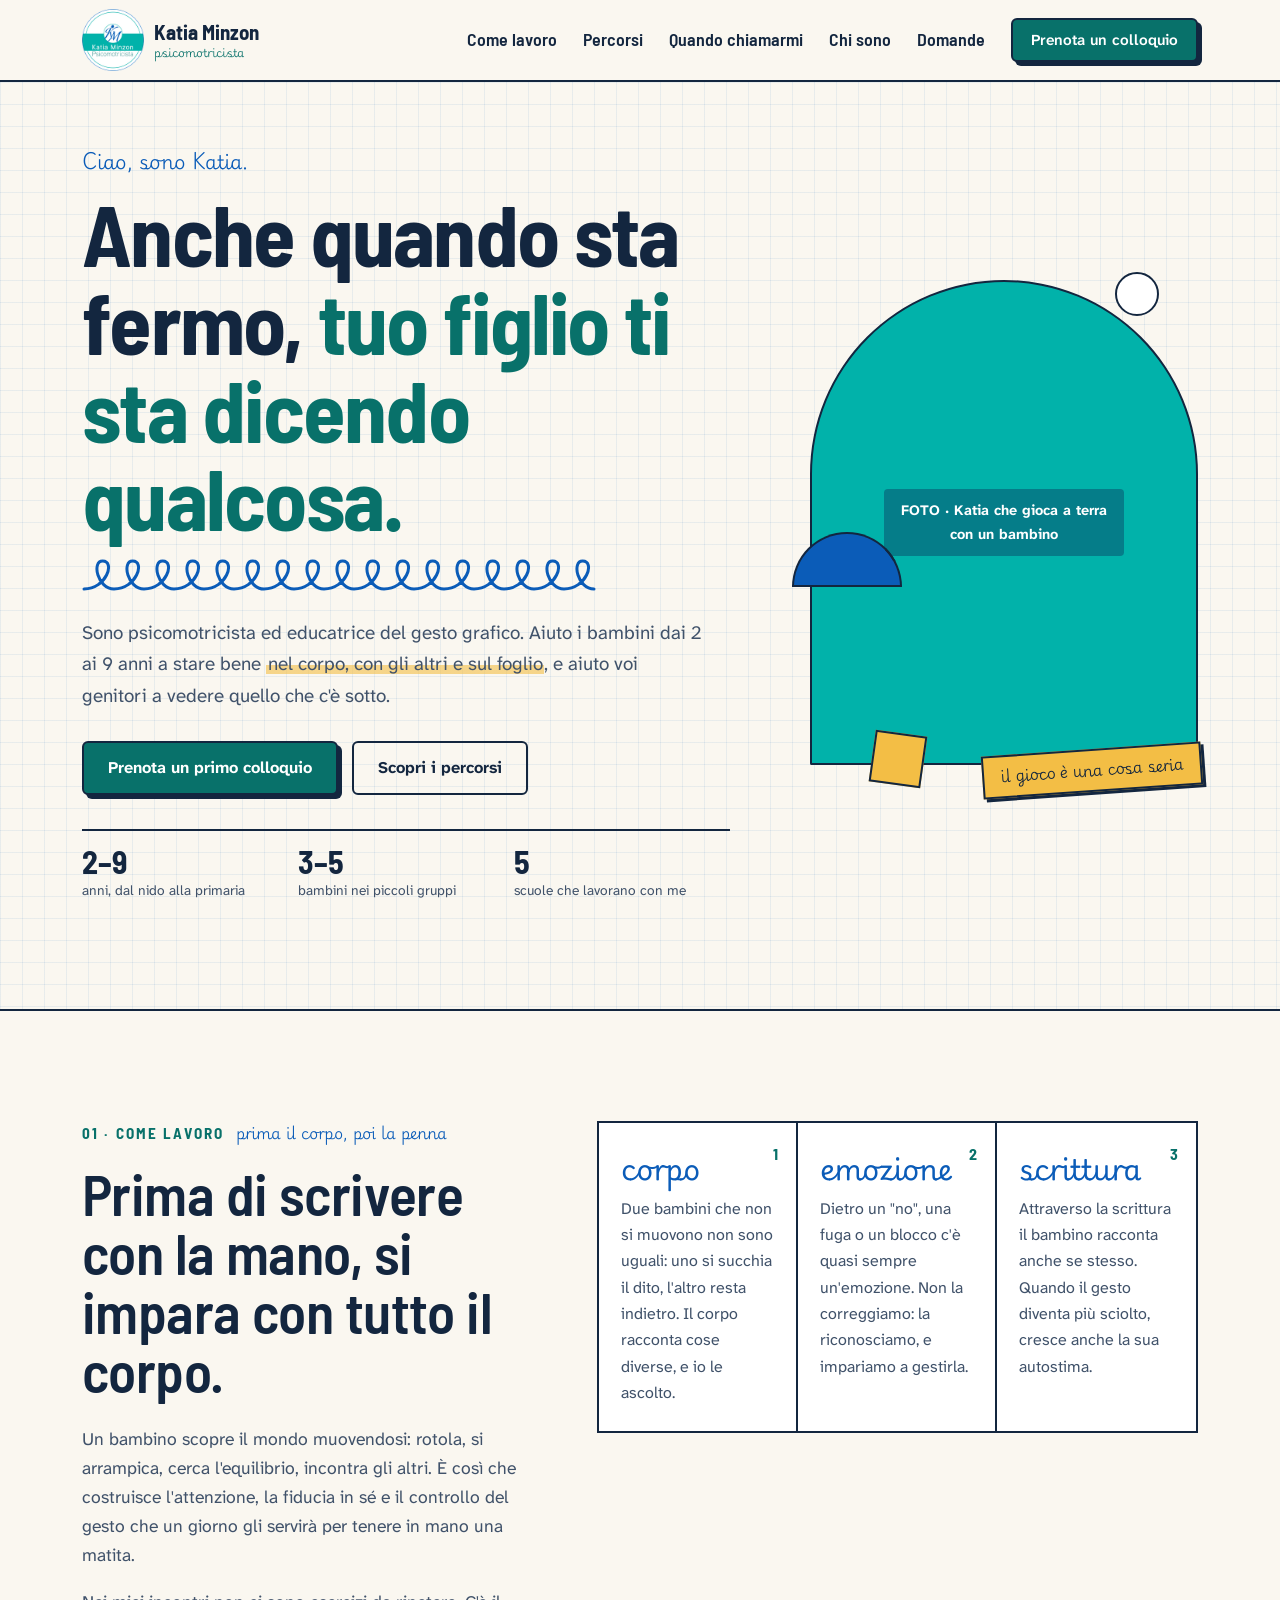
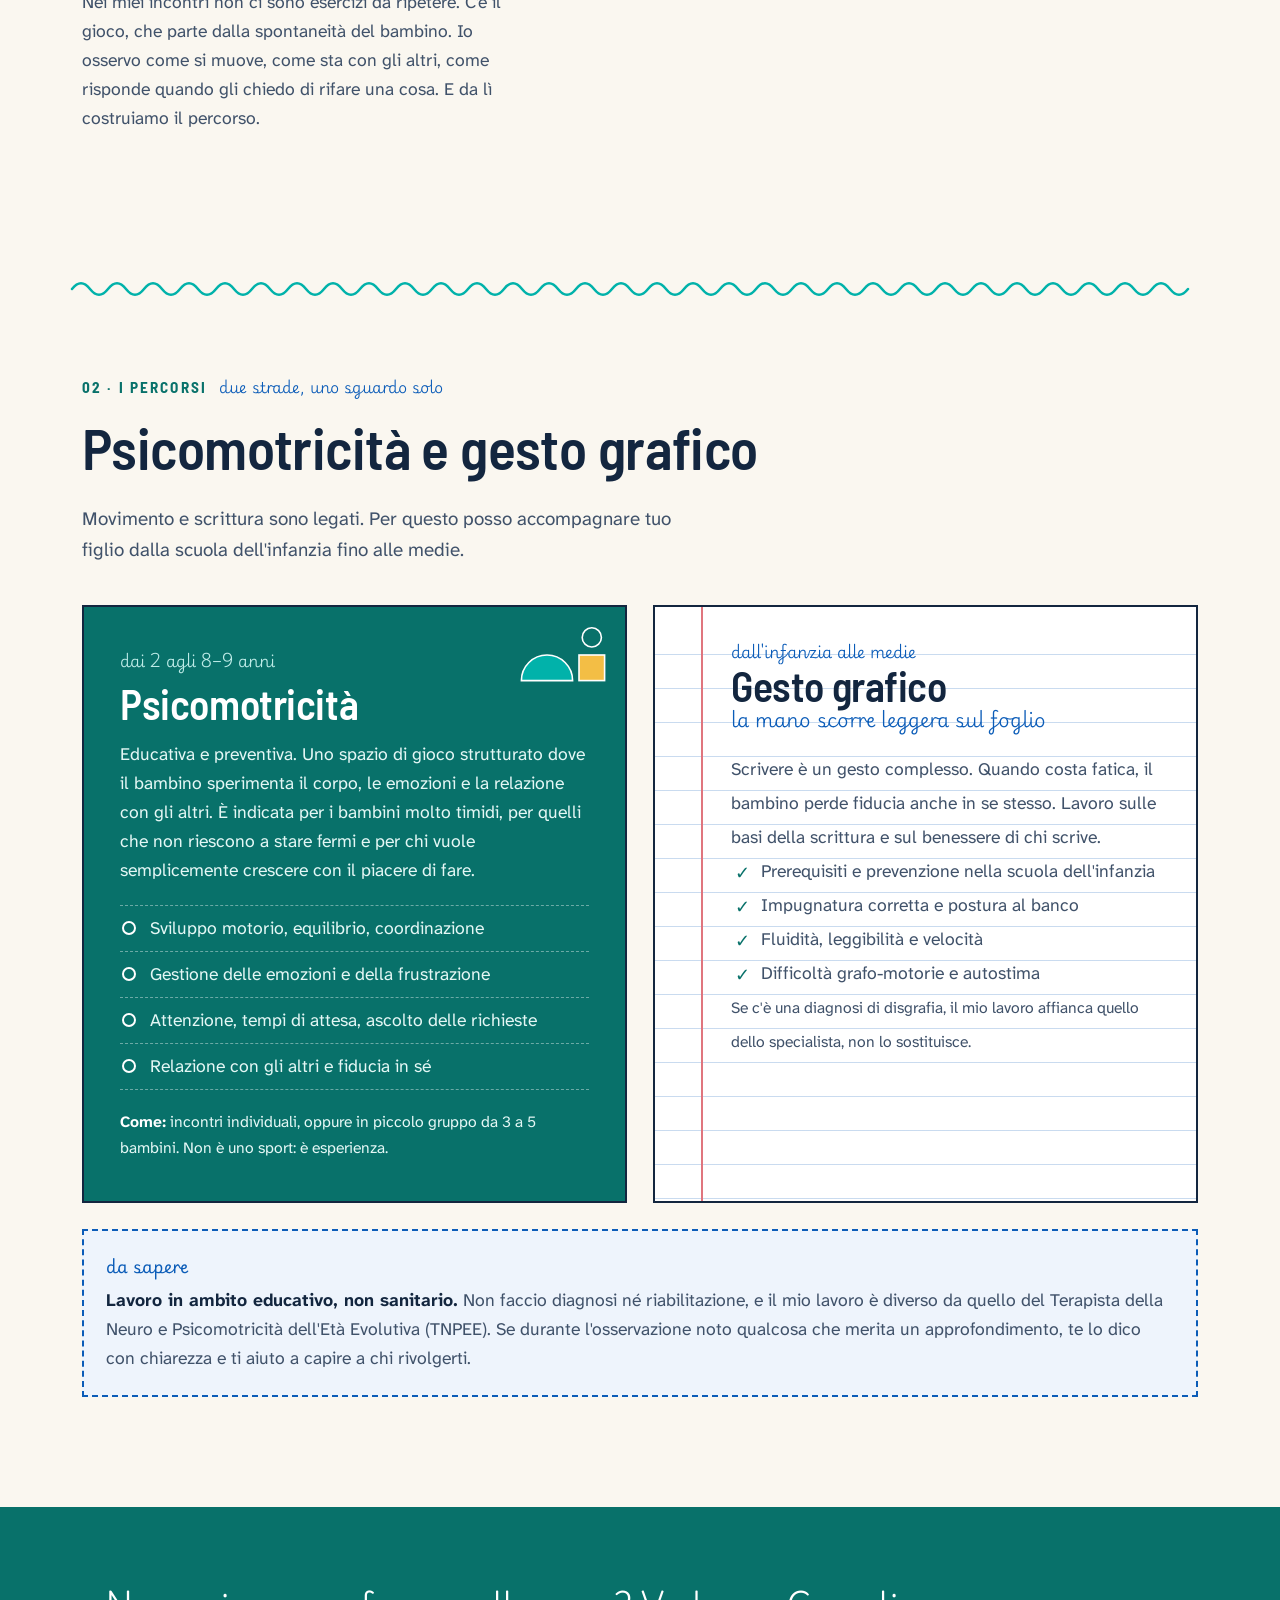
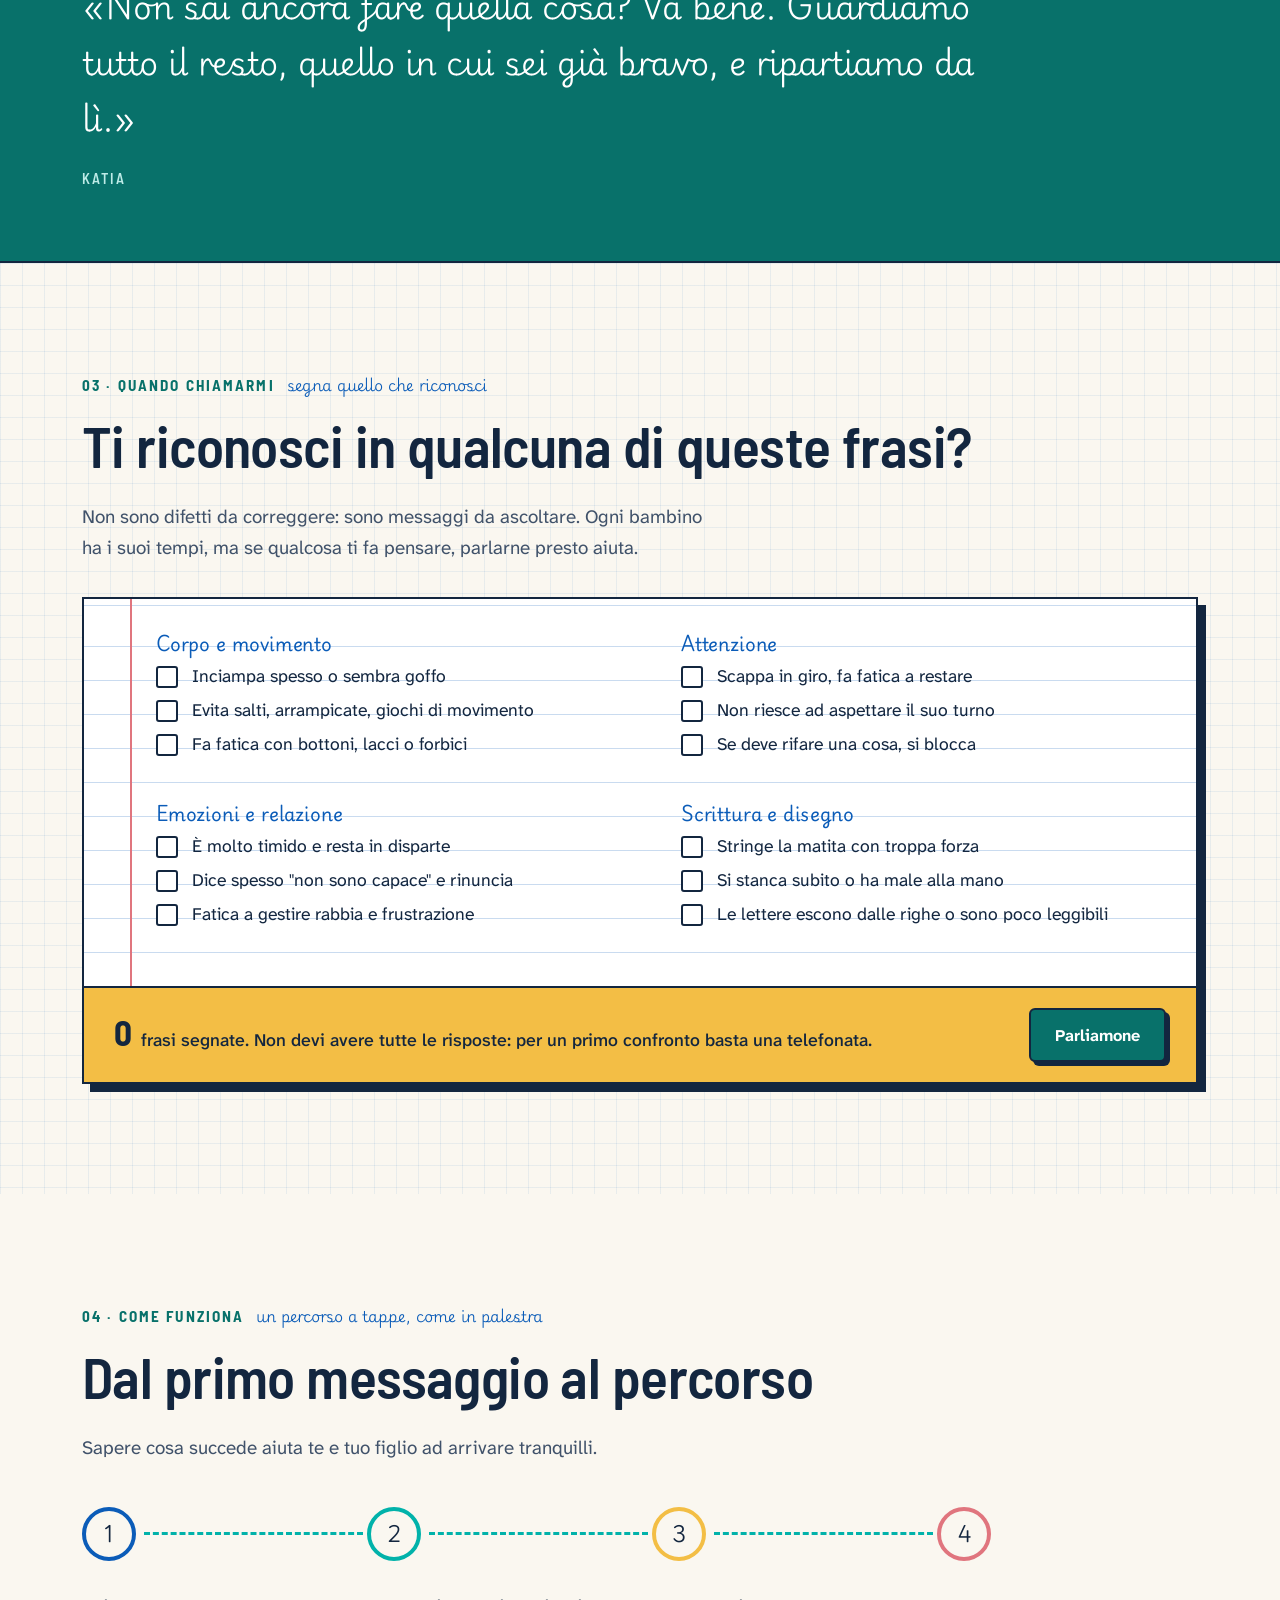
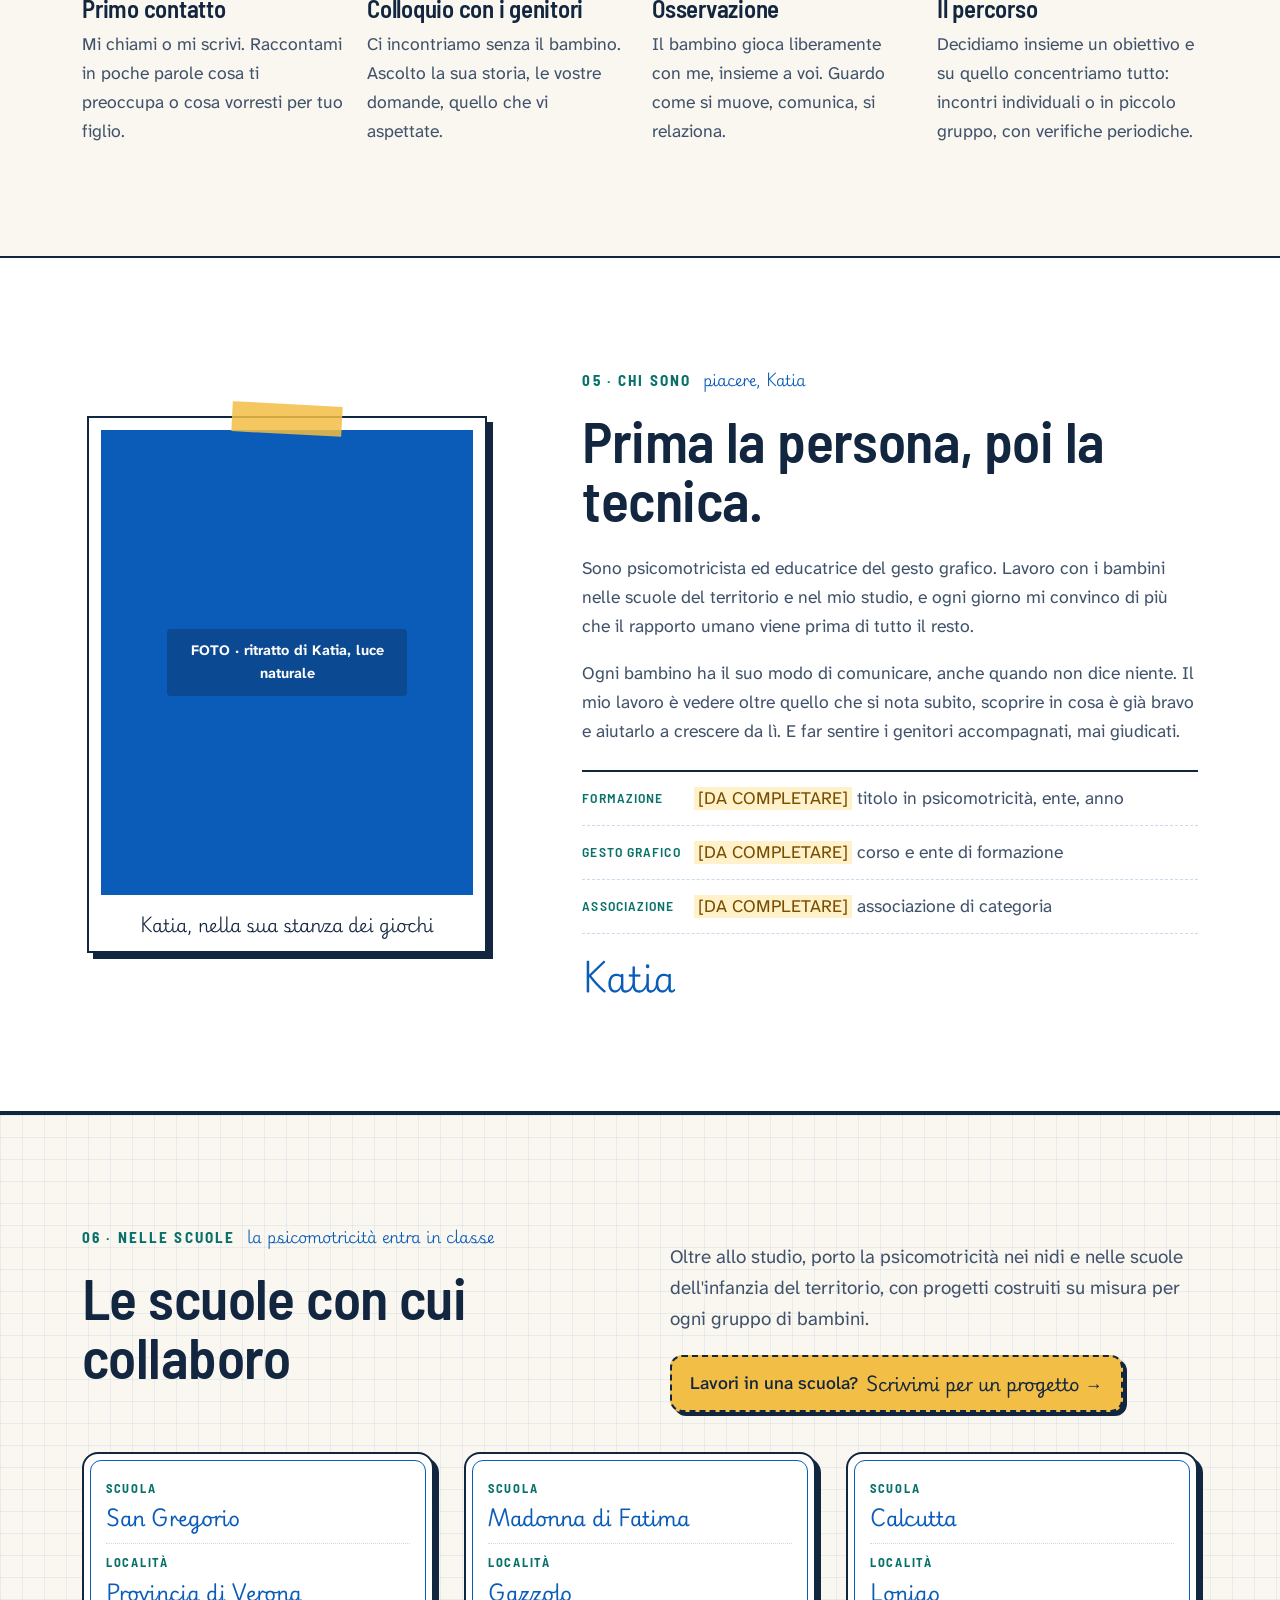
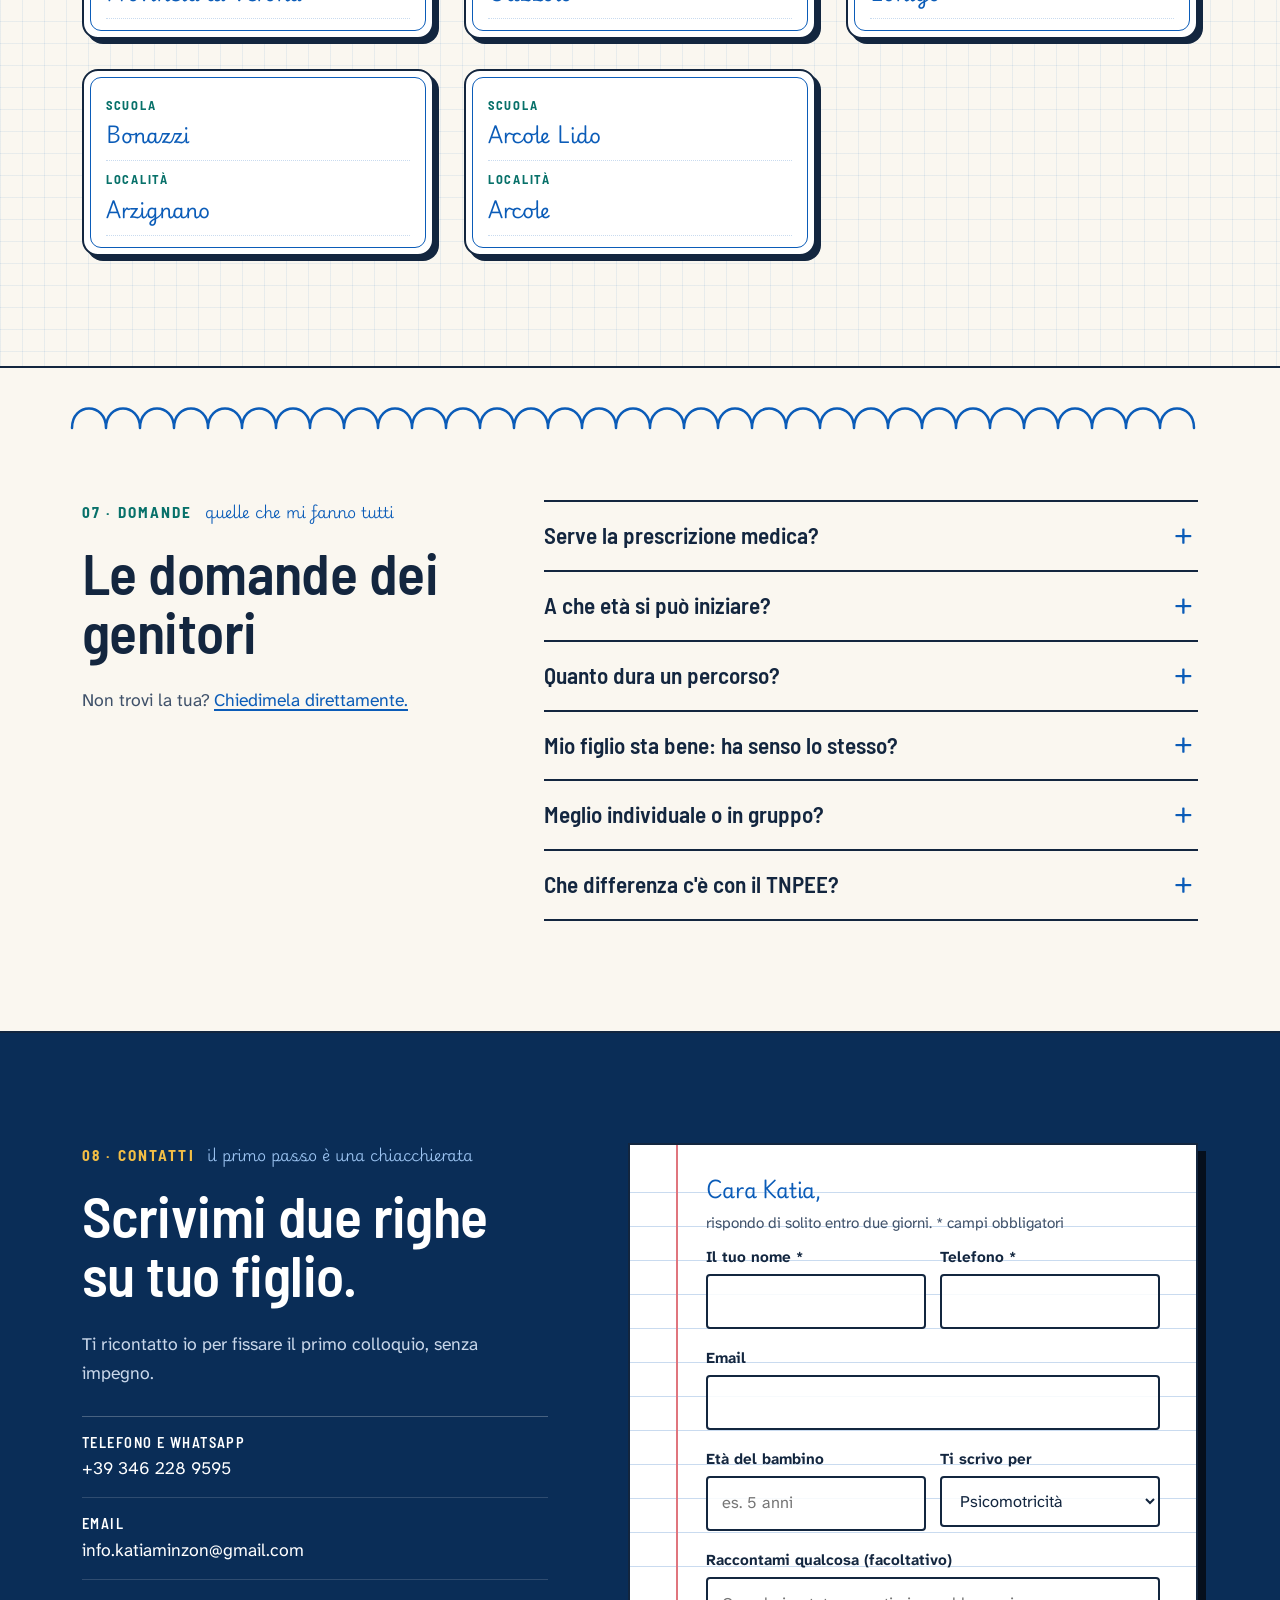
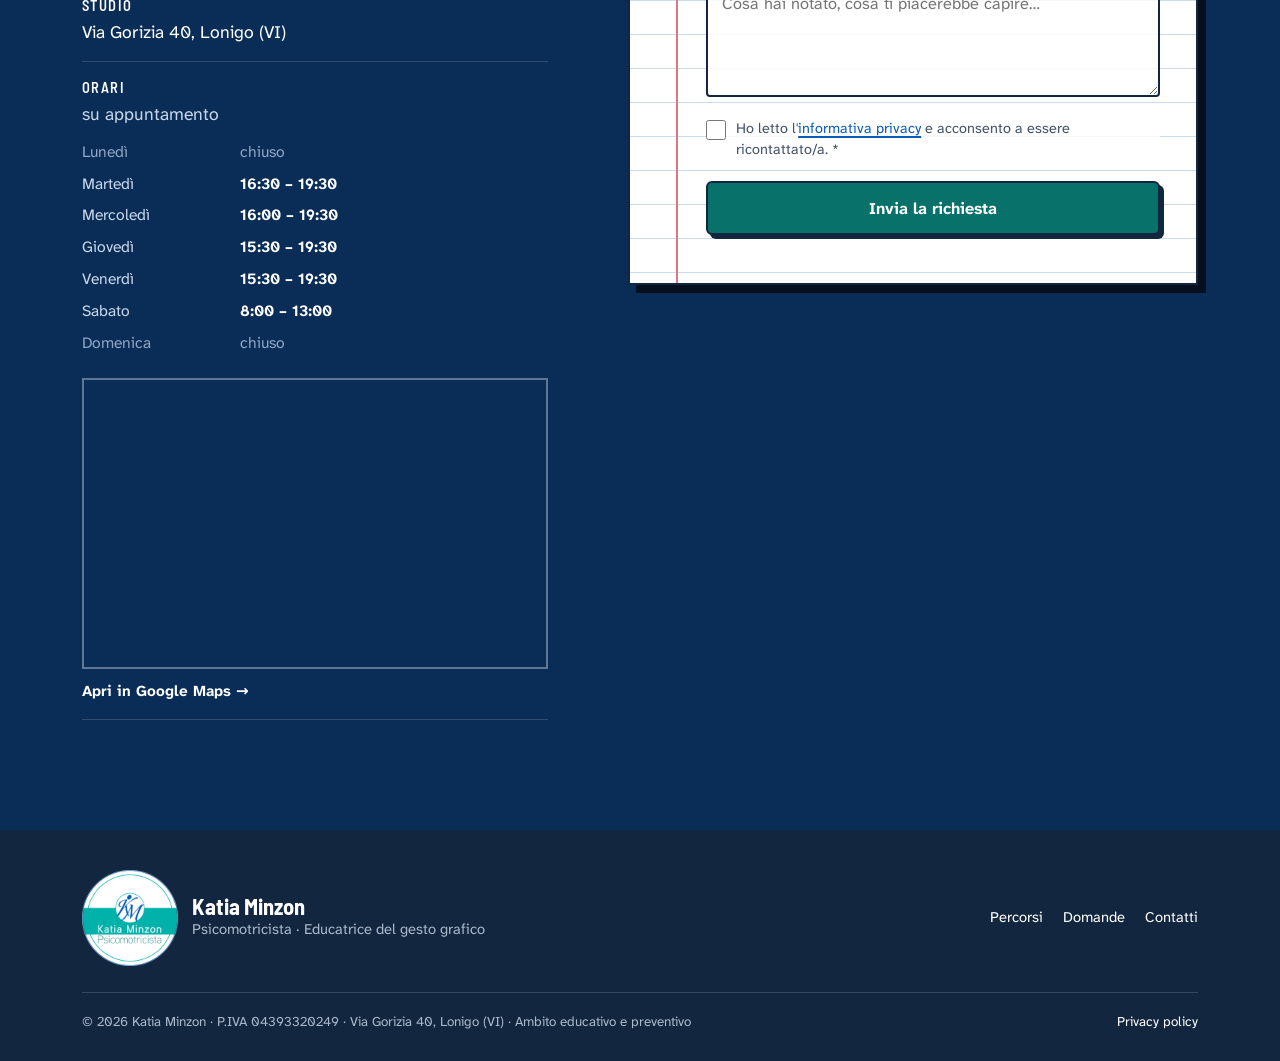
<file: index.html>
<!DOCTYPE html>
<html lang="it" class="no-js">
<head>
<meta charset="utf-8">
<meta name="viewport" content="width=device-width,initial-scale=1,viewport-fit=cover">
<title>Katia Minzon · Psicomotricista ed Educatrice del Gesto Grafico</title>
<meta name="description" content="Psicomotricità educativa per bambini da 2 a 9 anni ed educazione del gesto grafico: impugnatura, postura, fluidità della scrittura. Primo colloquio con i genitori. Studio a Lonigo (VI), per famiglie di Arcole, Montebello, Montorso, Brendola, Arzignano.">
<meta name="theme-color" content="#FAF7F0">
<link rel="canonical" href="https://katia-minzon.github.io/sito/">
<meta property="og:type" content="website">
<meta property="og:locale" content="it_IT">
<meta property="og:title" content="Katia Minzon · Psicomotricista ed Educatrice del Gesto Grafico">
<meta property="og:description" content="Anche quando sta fermo, tuo figlio ti sta dicendo qualcosa. Psicomotricità e gesto grafico per bambini da 2 a 9 anni.">
<meta property="og:image" content="https://katia-minzon.github.io/sito/img/logo-512.png">
<link rel="icon" type="image/png" sizes="32x32" href="img/favicon-32.png">
<link rel="icon" type="image/png" sizes="64x64" href="img/favicon-64.png">
<link rel="apple-touch-icon" href="img/apple-touch-icon.png">
<link rel="preconnect" href="https://fonts.googleapis.com">
<link rel="preconnect" href="https://fonts.gstatic.com" crossorigin>
<link href="https://fonts.googleapis.com/css2?family=Atkinson+Hyperlegible+Next:wght@400;500;700&family=Barlow+Semi+Condensed:wght@500;600;700&family=Playwrite+IT+Moderna:wght@300;400&display=swap" rel="stylesheet">
<link rel="stylesheet" href="style.css">
<script>document.documentElement.classList.remove('no-js')</script>
<script type="application/ld+json">
{
  "@context":"https://schema.org",
  "@graph":[
    {
      "@type":"LocalBusiness",
      "name":"Katia Minzon – Psicomotricista",
      "description":"Psicomotricità educativa e preventiva ed educazione del gesto grafico per bambini da 2 a 9 anni e ragazzi delle medie.",
      "url":"https://katia-minzon.github.io/sito/",
      "logo":"https://katia-minzon.github.io/sito/img/logo-512.png",
      "telephone":"+39 346 228 9595",
      "email":"info.katiaminzon@gmail.com",
      "address":{"@type":"PostalAddress","streetAddress":"Via Gorizia 40","addressLocality":"Lonigo","postalCode":"36045","addressRegion":"VI","addressCountry":"IT"},
      "vatID":"IT04393320249",
      "openingHoursSpecification":[
        {"@type":"OpeningHoursSpecification","dayOfWeek":"Tuesday","opens":"16:30","closes":"19:30"},
        {"@type":"OpeningHoursSpecification","dayOfWeek":"Wednesday","opens":"16:00","closes":"19:30"},
        {"@type":"OpeningHoursSpecification","dayOfWeek":["Thursday","Friday"],"opens":"15:30","closes":"19:30"},
        {"@type":"OpeningHoursSpecification","dayOfWeek":"Saturday","opens":"08:00","closes":"13:00"}
      ],
      "areaServed":["Lonigo","Arcole","Albaredo d'Adige","Montorso Vicentino","Montebello Vicentino","Zermeghedo","Brendola","Arzignano"],
      "founder":{"@type":"Person","name":"Katia Minzon","jobTitle":"Psicomotricista ed Educatrice del Gesto Grafico"}
    },
    {
      "@type":"FAQPage",
      "mainEntity":[
        {"@type":"Question","name":"Serve la prescrizione medica?","acceptedAnswer":{"@type":"Answer","text":"No. È un percorso educativo e preventivo, non sanitario: non servono impegnativa né diagnosi."}},
        {"@type":"Question","name":"A che età si può iniziare?","acceptedAnswer":{"@type":"Answer","text":"La psicomotricità dai 2 anni fino agli 8-9 anni. Il gesto grafico dall'ultimo anno della scuola dell'infanzia fino alle medie."}},
        {"@type":"Question","name":"Quanto dura un percorso?","acceptedAnswer":{"@type":"Answer","text":"Dipende dall'obiettivo che stabiliamo insieme dopo l'osservazione, con verifiche periodiche con i genitori."}}
      ]
    }
  ]
}
</script>
</head>
<body>
<a class="skip" href="#main">Vai al contenuto</a>

<header class="header" id="header">
  <div class="wrap nav">
    <a class="brand" href="#top" aria-label="Katia Minzon, torna all'inizio">
      <img src="img/logo-160.png" alt="Logo Katia Minzon Psicomotricista" width="64" height="64">
      <span>Katia Minzon<small>psicomotricista</small></span>
    </a>
    <button class="menu-toggle" id="menuToggle" aria-expanded="false" aria-controls="menu">Menu</button>
    <nav aria-label="Menu principale">
      <div class="menu" id="menu">
        <a href="#come-lavoro">Come lavoro</a>
        <a href="#percorsi">Percorsi</a>
        <a href="#segnali">Quando chiamarmi</a>
        <a href="#chi-sono">Chi sono</a>
        <a href="#domande">Domande</a>
        <a class="btn btn-main" href="#contatti">Prenota un colloquio</a>
      </div>
    </nav>
  </div>
</header>

<main id="main">

<!-- ============ HERO ============ -->
<section class="hero grid-paper" id="top" aria-labelledby="hero-title">
  <div class="wrap hero-grid">
    <div>
      <span class="hello hand reveal">Ciao, sono Katia.</span>
      <h1 id="hero-title" class="reveal d1">Anche quando sta fermo, <span class="soft">tuo figlio ti sta dicendo qualcosa.</span></h1>
      <svg class="sign draw" data-pattern="loops" data-stroke="#0B5CB8" data-width="3" aria-hidden="true"></svg>
      <p class="lead reveal d2">Sono psicomotricista ed educatrice del gesto grafico. Aiuto i bambini dai 2 ai 9 anni a stare bene <span class="hl">nel corpo, con gli altri e sul foglio</span>, e aiuto voi genitori a vedere quello che c'è sotto.</p>
      <div class="btns reveal d3">
        <a class="btn btn-main" href="#contatti">Prenota un primo colloquio</a>
        <a class="btn btn-line" href="#percorsi">Scopri i percorsi</a>
      </div>
      <div class="facts reveal d3">
        <div><b>2–9</b><span>anni, dal nido alla primaria</span></div>
        <div><b>3–5</b><span>bambini nei piccoli gruppi</span></div>
        <div><b>5</b><span>scuole che lavorano con me</span></div>
      </div>
    </div>
    <div class="hero-media reveal d2">
      <span class="block b-roll" aria-hidden="true"></span>
      <!-- FOTO: sostituisci il div .ph con <img src="img/hero.jpg" alt="Katia gioca a terra con un bambino durante una seduta di psicomotricità"> -->
      <div class="arch ph" role="img" aria-label="Katia gioca a terra con un bambino durante una seduta"><span>FOTO · Katia che gioca a terra con un bambino</span></div>
      <span class="block b-half" aria-hidden="true"></span>
      <span class="block b-cube" aria-hidden="true"></span>
      <p class="note-hand" aria-hidden="true">il gioco è una cosa seria</p>
    </div>
  </div>
</section>

<!-- ============ COME LAVORO ============ -->
<section class="sec" id="come-lavoro" aria-labelledby="metodo-title">
  <div class="wrap method">
    <div>
      <div class="page reveal"><b>01 · Come lavoro</b><span class="hand">prima il corpo, poi la penna</span></div>
      <h2 id="metodo-title" class="reveal d1">Prima di scrivere con la mano, si impara con tutto il corpo.</h2>
      <p class="reveal d2">Un bambino scopre il mondo muovendosi: rotola, si arrampica, cerca l'equilibrio, incontra gli altri. È così che costruisce l'attenzione, la fiducia in sé e il controllo del gesto che un giorno gli servirà per tenere in mano una matita.</p>
      <p class="reveal d2">Nei miei incontri non ci sono esercizi da ripetere. C'è il gioco, che parte dalla spontaneità del bambino. Io osservo come si muove, come sta con gli altri, come risponde quando gli chiedo di rifare una cosa. E da lì costruiamo il percorso.</p>
    </div>
    <div class="trio reveal d2">
      <div><span class="n">1</span><span class="word">corpo</span><p>Due bambini che non si muovono non sono uguali: uno si succhia il dito, l'altro resta indietro. Il corpo racconta cose diverse, e io le ascolto.</p></div>
      <div><span class="n">2</span><span class="word">emozione</span><p>Dietro un "no", una fuga o un blocco c'è quasi sempre un'emozione. Non la correggiamo: la riconosciamo, e impariamo a gestirla.</p></div>
      <div><span class="n">3</span><span class="word">scrittura</span><p>Attraverso la scrittura il bambino racconta anche se stesso. Quando il gesto diventa più sciolto, cresce anche la sua autostima.</p></div>
    </div>
  </div>
</section>

<div class="divider" aria-hidden="true"><svg class="sign draw" data-pattern="wave" data-stroke="#01B2AA" data-width="2.5"></svg></div>

<!-- ============ PERCORSI ============ -->
<section class="sec" id="percorsi" aria-labelledby="percorsi-title" style="padding-top:40px">
  <div class="wrap">
    <div class="page reveal"><b>02 · I percorsi</b><span class="hand">due strade, uno sguardo solo</span></div>
    <h2 id="percorsi-title" class="reveal d1">Psicomotricità e gesto grafico</h2>
    <p class="lead reveal d2">Movimento e scrittura sono legati. Per questo posso accompagnare tuo figlio dalla scuola dell'infanzia fino alle medie.</p>

    <div class="paths">
      <article class="path p-psico reveal">
        <svg class="shapes" viewBox="0 0 120 80" aria-hidden="true"><path d="M8 72a32 32 0 0 1 64 0Z" fill="#01B2AA" stroke="#fff" stroke-width="2"/><rect x="80" y="40" width="32" height="32" fill="#F3BE45" stroke="#fff" stroke-width="2"/><circle cx="96" cy="18" r="12" fill="none" stroke="#fff" stroke-width="2"/></svg>
        <div class="path-inner">
          <span class="age">dai 2 agli 8–9 anni</span>
          <h3>Psicomotricità</h3>
          <p>Educativa e preventiva. Uno spazio di gioco strutturato dove il bambino sperimenta il corpo, le emozioni e la relazione con gli altri. È indicata per i bambini molto timidi, per quelli che non riescono a stare fermi e per chi vuole semplicemente crescere con il piacere di fare.</p>
          <ul>
            <li>Sviluppo motorio, equilibrio, coordinazione</li>
            <li>Gestione delle emozioni e della frustrazione</li>
            <li>Attenzione, tempi di attesa, ascolto delle richieste</li>
            <li>Relazione con gli altri e fiducia in sé</li>
          </ul>
          <p class="how"><strong>Come:</strong> incontri individuali, oppure in piccolo gruppo da 3 a 5 bambini. Non è uno sport: è esperienza.</p>
        </div>
      </article>

      <article class="path p-grafo lined reveal d1">
        <div class="path-inner">
          <span class="age">dall'infanzia alle medie</span>
          <h3>Gesto grafico</h3>
          <p class="writing">la mano scorre leggera sul foglio</p>
          <p>Scrivere è un gesto complesso. Quando costa fatica, il bambino perde fiducia anche in se stesso. Lavoro sulle basi della scrittura e sul benessere di chi scrive.</p>
          <ul>
            <li>Prerequisiti e prevenzione nella scuola dell'infanzia</li>
            <li>Impugnatura corretta e postura al banco</li>
            <li>Fluidità, leggibilità e velocità</li>
            <li>Difficoltà grafo-motorie e autostima</li>
          </ul>
          <p class="how">Se c'è una diagnosi di disgrafia, il mio lavoro affianca quello dello specialista, non lo sostituisce.</p>
        </div>
      </article>
    </div>

    <aside class="know reveal" aria-label="Ambito di lavoro">
      <span class="hand">da sapere</span>
      <p><strong>Lavoro in ambito educativo, non sanitario.</strong> Non faccio diagnosi né riabilitazione, e il mio lavoro è diverso da quello del Terapista della Neuro e Psicomotricità dell'Età Evolutiva (TNPEE). Se durante l'osservazione noto qualcosa che merita un approfondimento, te lo dico con chiarezza e ti aiuto a capire a chi rivolgerti.</p>
    </aside>
  </div>
</section>

<!-- ============ CITAZIONE ============ -->
<section class="quote" aria-label="Il mio modo di lavorare">
  <div class="wrap reveal">
    <p>«Non sai ancora fare quella cosa? Va bene. Guardiamo tutto il resto, quello in cui sei già bravo, e ripartiamo da lì.»</p>
    <div class="who">Katia</div>
  </div>
</section>

<!-- ============ SEGNALI ============ -->
<section class="sec grid-paper" id="segnali" aria-labelledby="segnali-title">
  <div class="wrap">
    <div class="page reveal"><b>03 · Quando chiamarmi</b><span class="hand">segna quello che riconosci</span></div>
    <h2 id="segnali-title" class="reveal d1">Ti riconosci in qualcuna di queste frasi?</h2>
    <p class="lead reveal d2">Non sono difetti da correggere: sono messaggi da ascoltare. Ogni bambino ha i suoi tempi, ma se qualcosa ti fa pensare, parlarne presto aiuta.</p>

    <div class="sheet lined reveal" id="checklist">
      <div class="sheet-inner">
        <div class="group" role="group" aria-labelledby="g1"><h3 id="g1">Corpo e movimento</h3>
          <label class="tick"><input type="checkbox"><span class="box"><svg viewBox="0 0 32 30" aria-hidden="true"><path d="M5 16l7 8L29 3"/></svg></span><span>Inciampa spesso o sembra goffo</span></label>
          <label class="tick"><input type="checkbox"><span class="box"><svg viewBox="0 0 32 30" aria-hidden="true"><path d="M5 16l7 8L29 3"/></svg></span><span>Evita salti, arrampicate, giochi di movimento</span></label>
          <label class="tick"><input type="checkbox"><span class="box"><svg viewBox="0 0 32 30" aria-hidden="true"><path d="M5 16l7 8L29 3"/></svg></span><span>Fa fatica con bottoni, lacci o forbici</span></label>
        </div>
        <div class="group" role="group" aria-labelledby="g2"><h3 id="g2">Emozioni e relazione</h3>
          <label class="tick"><input type="checkbox"><span class="box"><svg viewBox="0 0 32 30" aria-hidden="true"><path d="M5 16l7 8L29 3"/></svg></span><span>È molto timido e resta in disparte</span></label>
          <label class="tick"><input type="checkbox"><span class="box"><svg viewBox="0 0 32 30" aria-hidden="true"><path d="M5 16l7 8L29 3"/></svg></span><span>Dice spesso "non sono capace" e rinuncia</span></label>
          <label class="tick"><input type="checkbox"><span class="box"><svg viewBox="0 0 32 30" aria-hidden="true"><path d="M5 16l7 8L29 3"/></svg></span><span>Fatica a gestire rabbia e frustrazione</span></label>
        </div>
        <div class="group" role="group" aria-labelledby="g3"><h3 id="g3">Attenzione</h3>
          <label class="tick"><input type="checkbox"><span class="box"><svg viewBox="0 0 32 30" aria-hidden="true"><path d="M5 16l7 8L29 3"/></svg></span><span>Scappa in giro, fa fatica a restare</span></label>
          <label class="tick"><input type="checkbox"><span class="box"><svg viewBox="0 0 32 30" aria-hidden="true"><path d="M5 16l7 8L29 3"/></svg></span><span>Non riesce ad aspettare il suo turno</span></label>
          <label class="tick"><input type="checkbox"><span class="box"><svg viewBox="0 0 32 30" aria-hidden="true"><path d="M5 16l7 8L29 3"/></svg></span><span>Se deve rifare una cosa, si blocca</span></label>
        </div>
        <div class="group" role="group" aria-labelledby="g4"><h3 id="g4">Scrittura e disegno</h3>
          <label class="tick"><input type="checkbox"><span class="box"><svg viewBox="0 0 32 30" aria-hidden="true"><path d="M5 16l7 8L29 3"/></svg></span><span>Stringe la matita con troppa forza</span></label>
          <label class="tick"><input type="checkbox"><span class="box"><svg viewBox="0 0 32 30" aria-hidden="true"><path d="M5 16l7 8L29 3"/></svg></span><span>Si stanca subito o ha male alla mano</span></label>
          <label class="tick"><input type="checkbox"><span class="box"><svg viewBox="0 0 32 30" aria-hidden="true"><path d="M5 16l7 8L29 3"/></svg></span><span>Le lettere escono dalle righe o sono poco leggibili</span></label>
        </div>
      </div>
      <div class="tally">
        <p aria-live="polite"><span class="count" id="count">0</span> <span id="tallyText">frasi segnate. Non devi avere tutte le risposte: per un primo confronto basta una telefonata.</span></p>
        <a class="btn btn-main" href="#contatti">Parliamone</a>
      </div>
    </div>
  </div>
</section>

<!-- ============ PERCORSO IN 4 TAPPE ============ -->
<section class="sec" id="come-funziona" aria-labelledby="tappe-title">
  <div class="wrap">
    <div class="page reveal"><b>04 · Come funziona</b><span class="hand">un percorso a tappe, come in palestra</span></div>
    <h2 id="tappe-title" class="reveal d1">Dal primo messaggio al percorso</h2>
    <p class="lead reveal d2">Sapere cosa succede aiuta te e tuo figlio ad arrivare tranquilli.</p>
    <ol class="track">
      <li class="stop reveal"><span class="hoop" aria-hidden="true">1</span><h3>Primo contatto</h3><p>Mi chiami o mi scrivi. Raccontami in poche parole cosa ti preoccupa o cosa vorresti per tuo figlio.</p></li>
      <li class="stop reveal d1"><span class="hoop" aria-hidden="true">2</span><h3>Colloquio con i genitori</h3><p>Ci incontriamo senza il bambino. Ascolto la sua storia, le vostre domande, quello che vi aspettate.</p></li>
      <li class="stop reveal d2"><span class="hoop" aria-hidden="true">3</span><h3>Osservazione</h3><p>Il bambino gioca liberamente con me, insieme a voi. Guardo come si muove, comunica, si relaziona.</p></li>
      <li class="stop reveal d3"><span class="hoop" aria-hidden="true">4</span><h3>Il percorso</h3><p>Decidiamo insieme un obiettivo e su quello concentriamo tutto: incontri individuali o in piccolo gruppo, con verifiche periodiche.</p></li>
    </ol>
  </div>
</section>

<!-- ============ CHI SONO ============ -->
<section class="sec about" id="chi-sono" aria-labelledby="chi-title">
  <div class="wrap about-grid">
    <figure class="polaroid reveal">
      <!-- FOTO: sostituisci il div .ph con <img src="img/ritratto.jpg" alt="Ritratto di Katia Minzon"> -->
      <div class="ph" role="img" aria-label="Ritratto di Katia Minzon"><span>FOTO · ritratto di Katia, luce naturale</span></div>
      <figcaption class="cap">Katia, nella sua stanza dei giochi</figcaption>
    </figure>
    <div>
      <div class="page reveal"><b>05 · Chi sono</b><span class="hand">piacere, Katia</span></div>
      <h2 id="chi-title" class="reveal d1">Prima la persona, poi la tecnica.</h2>
      <p class="reveal d2">Sono psicomotricista ed educatrice del gesto grafico. Lavoro con i bambini nelle scuole del territorio e nel mio studio, e ogni giorno mi convinco di più che il rapporto umano viene prima di tutto il resto.</p>
      <p class="reveal d2">Ogni bambino ha il suo modo di comunicare, anche quando non dice niente. Il mio lavoro è vedere oltre quello che si nota subito, scoprire in cosa è già bravo e aiutarlo a crescere da lì. E far sentire i genitori accompagnati, mai giudicati.</p>
      <ul class="creds reveal d3">
        <li><b>Formazione</b><span><span class="todo">[DA COMPLETARE]</span> titolo in psicomotricità, ente, anno</span></li>
        <li><b>Gesto grafico</b><span><span class="todo">[DA COMPLETARE]</span> corso e ente di formazione</span></li>
        <li><b>Associazione</b><span><span class="todo">[DA COMPLETARE]</span> associazione di categoria</span></li>
      </ul>
      <p class="firma reveal d3">Katia</p>
    </div>
  </div>
</section>

<!-- ============ SCUOLE ============ -->
<section class="sec schools grid-paper" id="scuole" aria-labelledby="scuole-title">
  <div class="wrap">
    <div class="schools-head">
      <div>
        <div class="page reveal"><b>06 · Nelle scuole</b><span class="hand">la psicomotricità entra in classe</span></div>
        <h2 id="scuole-title" class="reveal d1">Le scuole con cui collaboro</h2>
      </div>
      <div class="reveal d2">
        <p class="lead">Oltre allo studio, porto la psicomotricità nei nidi e nelle scuole dell'infanzia del territorio, con progetti costruiti su misura per ogni gruppo di bambini.</p>
        <a class="school-cta" href="#contatti">Lavori in una scuola? <span>Scrivimi per un progetto →</span></a>
      </div>
    </div>
    <ul class="labels">
      <li class="label reveal ">
        <span class="label-top">Scuola</span>
        <span class="label-line hand">San Gregorio</span>
        <span class="label-top">Località</span>
        <span class="label-line hand">Provincia di Verona</span>
      </li>
      <li class="label reveal d1">
        <span class="label-top">Scuola</span>
        <span class="label-line hand">Madonna di Fatima</span>
        <span class="label-top">Località</span>
        <span class="label-line hand">Gazzolo</span>
      </li>
      <li class="label reveal d2">
        <span class="label-top">Scuola</span>
        <span class="label-line hand">Calcutta</span>
        <span class="label-top">Località</span>
        <span class="label-line hand">Lonigo</span>
      </li>
      <li class="label reveal ">
        <span class="label-top">Scuola</span>
        <span class="label-line hand">Bonazzi</span>
        <span class="label-top">Località</span>
        <span class="label-line hand">Arzignano</span>
      </li>
      <li class="label reveal d2">
        <span class="label-top">Scuola</span>
        <span class="label-line hand">Arcole Lido</span>
        <span class="label-top">Località</span>
        <span class="label-line hand">Arcole</span>
      </li>
    </ul>
  </div>
</section>

<div class="divider" aria-hidden="true"><svg class="sign draw" data-pattern="arches" data-stroke="#0B5CB8" data-width="2.5"></svg></div>

<!-- ============ DOMANDE ============ -->
<section class="sec faq" id="domande" aria-labelledby="faq-title" style="padding-top:40px">
  <div class="wrap faq-wrap">
    <div>
      <div class="page reveal"><b>07 · Domande</b><span class="hand">quelle che mi fanno tutti</span></div>
      <h2 id="faq-title" class="reveal d1">Le domande dei genitori</h2>
      <p class="reveal d2">Non trovi la tua? <a href="#contatti">Chiedimela direttamente.</a></p>
    </div>
    <div class="faq-list reveal d1">
      <details><summary>Serve la prescrizione medica?</summary><div class="ans"><p>No. È un percorso educativo e preventivo, non sanitario: non servono impegnativa né diagnosi. Se tuo figlio è già seguito da altri specialisti, mi coordino volentieri con loro.</p></div></details>
      <details><summary>A che età si può iniziare?</summary><div class="ans"><p>La psicomotricità dai 2 anni, già dal nido, fino agli 8–9 anni. Per il gesto grafico lavoro sulla prevenzione dall'ultimo anno della scuola dell'infanzia, e seguo bambini della primaria e ragazzi delle medie.</p></div></details>
      <details><summary>Quanto dura un percorso?</summary><div class="ans"><p>Dipende dall'obiettivo che stabiliamo insieme dopo l'osservazione. Non esiste un pacchetto uguale per tutti: facciamo verifiche periodiche e decidiamo insieme come proseguire.</p></div></details>
      <details><summary>Mio figlio sta bene: ha senso lo stesso?</summary><div class="ans"><p>Sì. La psicomotricità non serve solo quando c'è una difficoltà: è un'esperienza che aiuta ogni bambino a conoscersi, a stare con gli altri e a crescere sicuro di sé. Anche solo per il piacere di fare.</p></div></details>
      <details><summary>Meglio individuale o in gruppo?</summary><div class="ans"><p>Lo decidiamo dopo l'osservazione. L'individuale permette di concentrarsi su un obiettivo preciso; il piccolo gruppo, da 3 a 5 bambini, è prezioso per lavorare sulla relazione, sull'attesa e sulle regole.</p></div></details>
      <details><summary>Che differenza c'è con il TNPEE?</summary><div class="ans"><p>Il Terapista della Neuro e Psicomotricità dell'Età Evolutiva è una figura sanitaria che si occupa di riabilitazione, spesso dopo una diagnosi. Io lavoro in ambito educativo: benessere, relazione, autostima. Se serve, ti indirizzo verso la figura giusta.</p></div></details>
    </div>
  </div>
</section>

<!-- ============ CONTATTI ============ -->
<section class="sec contact" id="contatti" aria-labelledby="contatti-title">
  <div class="wrap contact-grid">
    <div>
      <div class="page reveal"><b>08 · Contatti</b><span class="hand">il primo passo è una chiacchierata</span></div>
      <h2 id="contatti-title" class="reveal d1">Scrivimi due righe su tuo figlio.</h2>
      <p class="reveal d2">Ti ricontatto io per fissare il primo colloquio, senza impegno.</p>
      <ul class="info reveal d3">
        <li><b>Telefono e WhatsApp</b><a href="tel:+393462289595">+39 346 228 9595</a></li>
        <li><b>Email</b><a href="mailto:info.katiaminzon@gmail.com">info.katiaminzon@gmail.com</a></li>
        <li><b>Studio</b><a href="https://www.google.com/maps/search/?api=1&amp;query=Via+Gorizia+40+Lonigo+VI" rel="noopener">Via Gorizia 40, Lonigo (VI)</a></li>
        <li><b>Orari</b>su appuntamento
          <table class="hours"><tbody>
            <tr class="closed"><th scope="row">Lunedì</th><td>chiuso</td></tr>
            <tr><th scope="row">Martedì</th><td>16:30 – 19:30</td></tr>
            <tr><th scope="row">Mercoledì</th><td>16:00 – 19:30</td></tr>
            <tr><th scope="row">Giovedì</th><td>15:30 – 19:30</td></tr>
            <tr><th scope="row">Venerdì</th><td>15:30 – 19:30</td></tr>
            <tr><th scope="row">Sabato</th><td>8:00 – 13:00</td></tr>
            <tr class="closed"><th scope="row">Domenica</th><td>chiuso</td></tr>
          </tbody></table>
          <div class="map"><iframe title="Mappa dello studio in Via Gorizia 40, Lonigo" src="https://maps.google.com/maps?q=Via%20Gorizia%2040%2C%2036045%20Lonigo%20VI&amp;t=&amp;z=16&amp;ie=UTF8&amp;iwloc=&amp;output=embed" loading="lazy" referrerpolicy="no-referrer-when-downgrade" allowfullscreen></iframe></div>
          <a class="map-link" href="https://www.google.com/maps/search/?api=1&amp;query=Via+Gorizia+40+Lonigo+VI" rel="noopener">Apri in Google Maps →</a></li>
      </ul>
    </div>

    <form class="letter lined reveal d1" id="contactForm" action="https://formspree.io/f/[ID-FORMSPREE]" method="POST" novalidate>
      <div class="lined-in">
        <h3>Cara Katia,</h3>
        <p class="hint">rispondo di solito entro due giorni. * campi obbligatori</p>
        <div class="row2">
          <div class="field"><label for="nome">Il tuo nome *</label><input id="nome" name="nome" autocomplete="name" required></div>
          <div class="field"><label for="tel">Telefono *</label><input id="tel" name="telefono" type="tel" autocomplete="tel" inputmode="tel" required></div>
        </div>
        <div class="field"><label for="email">Email</label><input id="email" name="email" type="email" autocomplete="email"></div>
        <div class="row2">
          <div class="field"><label for="eta">Età del bambino</label><input id="eta" name="eta_bambino" placeholder="es. 5 anni"></div>
          <div class="field"><label for="area">Ti scrivo per</label>
            <select id="area" name="interesse">
              <option>Psicomotricità</option>
              <option>Gesto grafico e scrittura</option>
              <option>Un progetto per una scuola</option>
              <option>Non lo so ancora</option>
            </select>
          </div>
        </div>
        <div class="field"><label for="msg">Raccontami qualcosa (facoltativo)</label><textarea id="msg" name="messaggio" placeholder="Cosa hai notato, cosa ti piacerebbe capire…"></textarea></div>
        <label class="consent"><input type="checkbox" name="privacy" required><span>Ho letto l'<a href="privacy.html">informativa privacy</a> e acconsento a essere ricontattato/a. *</span></label>
        <input type="text" name="_gotcha" tabindex="-1" autocomplete="off" style="display:none" aria-hidden="true">
        <button class="btn btn-main" type="submit">Invia la richiesta</button>
        <p class="form-status" id="formStatus" role="status" aria-live="polite"></p>
      </div>
    </form>
  </div>
</section>
</main>

<footer class="footer">
  <div class="wrap">
    <div class="f-grid">
      <div class="f-brand"><img src="img/logo-256.png" alt="Logo Katia Minzon Psicomotricista" width="96" height="96"><div><b>Katia Minzon</b>Psicomotricista · Educatrice del gesto grafico</div></div>
      <ul>
        <li><a href="#percorsi">Percorsi</a></li>
        <li><a href="#domande">Domande</a></li>
        <!-- DA AGGIUNGERE quando pronti: Instagram e link "Lascia una recensione" Google -->
        <li><a href="#contatti">Contatti</a></li>
      </ul>
    </div>
    <div class="legal">
      <span>© <span id="y">2026</span> Katia Minzon · P.IVA 04393320249 · Via Gorizia 40, Lonigo (VI) · Ambito educativo e preventivo</span>
      <a href="privacy.html">Privacy policy</a>
    </div>
  </div>
</footer>

<a class="fab" href="https://wa.me/393462289595" rel="noopener"><svg viewBox="0 0 24 24" fill="none" stroke="currentColor" stroke-width="2" stroke-linecap="round" stroke-linejoin="round" aria-hidden="true"><path d="M4 20l1.3-3.9A8 8 0 1 1 8 19l-4 1Z"/></svg>WhatsApp</a>

<script src="main.js" defer></script>
</body>
</html>
</file>
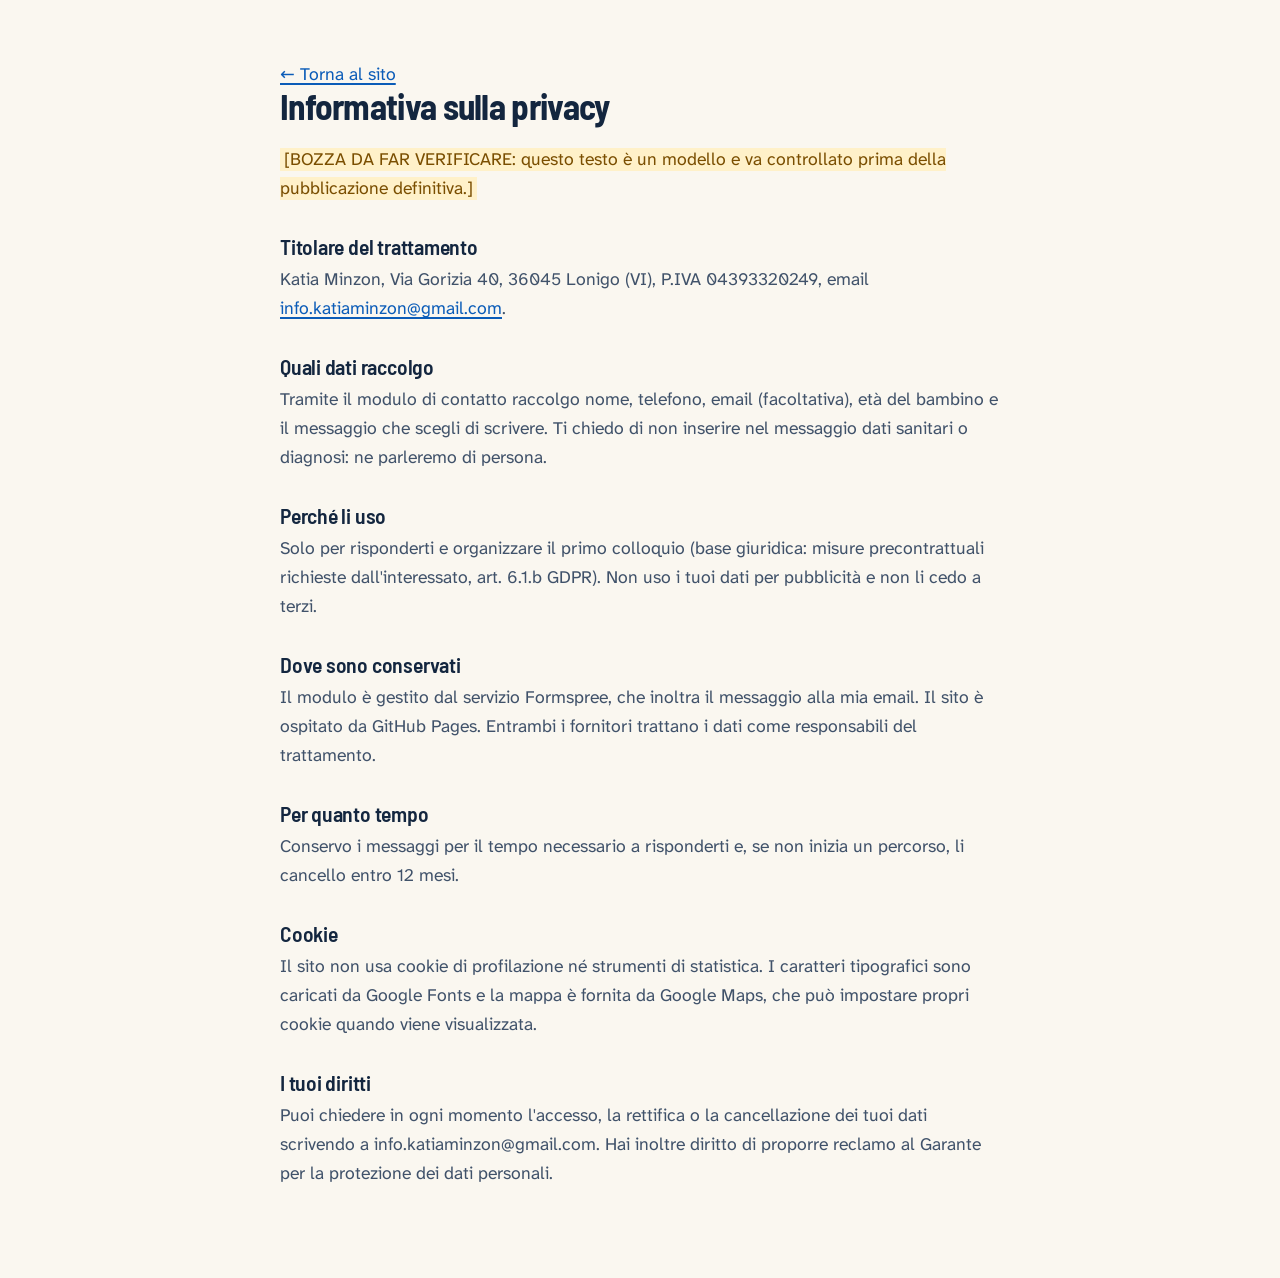
<file: privacy.html>
<!DOCTYPE html>
<html lang="it">
<head>
<meta charset="utf-8">
<meta name="viewport" content="width=device-width,initial-scale=1">
<title>Privacy policy · Katia Minzon Psicomotricista</title>
<meta name="robots" content="noindex">
<link rel="icon" href="img/favicon-32.png">
<link href="https://fonts.googleapis.com/css2?family=Atkinson+Hyperlegible+Next:wght@400;700&family=Barlow+Semi+Condensed:wght@600;700&display=swap" rel="stylesheet">
<link rel="stylesheet" href="style.css">
<style>.legal-page{max-width:760px;padding:60px 20px 90px;margin:0 auto}.legal-page h1{font-size:2.2rem;margin-bottom:20px}.legal-page h2{font-size:1.35rem;margin:32px 0 8px}</style>
</head>
<body>
<main class="legal-page">
  <p><a href="./">← Torna al sito</a></p>
  <h1>Informativa sulla privacy</h1>
  <p><span class="todo">[BOZZA DA FAR VERIFICARE: questo testo è un modello e va controllato prima della pubblicazione definitiva.]</span></p>

  <h2>Titolare del trattamento</h2>
  <p>Katia Minzon, Via Gorizia 40, 36045 Lonigo (VI), P.IVA 04393320249, email <a href="mailto:info.katiaminzon@gmail.com">info.katiaminzon@gmail.com</a>.</p>

  <h2>Quali dati raccolgo</h2>
  <p>Tramite il modulo di contatto raccolgo nome, telefono, email (facoltativa), età del bambino e il messaggio che scegli di scrivere. Ti chiedo di non inserire nel messaggio dati sanitari o diagnosi: ne parleremo di persona.</p>

  <h2>Perché li uso</h2>
  <p>Solo per risponderti e organizzare il primo colloquio (base giuridica: misure precontrattuali richieste dall'interessato, art. 6.1.b GDPR). Non uso i tuoi dati per pubblicità e non li cedo a terzi.</p>

  <h2>Dove sono conservati</h2>
  <p>Il modulo è gestito dal servizio Formspree, che inoltra il messaggio alla mia email. Il sito è ospitato da GitHub Pages. Entrambi i fornitori trattano i dati come responsabili del trattamento.</p>

  <h2>Per quanto tempo</h2>
  <p>Conservo i messaggi per il tempo necessario a risponderti e, se non inizia un percorso, li cancello entro 12 mesi.</p>

  <h2>Cookie</h2>
  <p>Il sito non usa cookie di profilazione né strumenti di statistica. I caratteri tipografici sono caricati da Google Fonts e la mappa è fornita da Google Maps, che può impostare propri cookie quando viene visualizzata.</p>

  <h2>I tuoi diritti</h2>
  <p>Puoi chiedere in ogni momento l'accesso, la rettifica o la cancellazione dei tuoi dati scrivendo a info.katiaminzon@gmail.com. Hai inoltre diritto di proporre reclamo al Garante per la protezione dei dati personali.</p>
</main>
</body>
</html>
</file>
<file: style.css>
/* =========================================================
   KATIA MINZON · identità "Il quaderno e il gesto"
   - Carta a quadretti / a righe del quaderno di scuola
   - Segni di pregrafismo (onde, occhielli, zig-zag) che si disegnano
   - Forme dei blocchi morbidi della stanza di psicomotricità
   Font:
   - Barlow Semi Condensed → titoli (parente del DIN usato nel logo)
   - Atkinson Hyperlegible Next → testo (nato per la massima leggibilità)
   - Playwrite IT Moderna → il corsivo che si insegna nelle scuole italiane
   ========================================================= */
:root{
  --paper:#FAF7F0;
  --white:#FFFFFF;
  --ink:#13263F;
  --ink-soft:#40526A;
  --teal:#01B2AA;
  --teal-ink:#08716A;
  --blue:#0B5CB8;
  --navy:#0A2D57;
  --pencil:#F3BE45;
  --margin:#E0757E;
  --grid:rgba(11,92,184,.075);
  --rule:rgba(11,92,184,.22);
  --title:"Barlow Semi Condensed",system-ui,sans-serif;
  --body:"Atkinson Hyperlegible Next",system-ui,sans-serif;
  --hand:"Playwrite IT Moderna",cursive;
  --max:1180px;
  --ease:cubic-bezier(.2,.75,.25,1);
}

*,*::before,*::after{box-sizing:border-box}
*{margin:0;padding:0}
html{scroll-behavior:smooth;-webkit-text-size-adjust:100%}
body{font-family:var(--body);font-size:1.0625rem;line-height:1.65;color:var(--ink-soft);background:var(--paper);overflow-x:hidden}
img,svg{display:block;max-width:100%}
a{color:var(--blue);text-decoration-thickness:1.5px;text-underline-offset:3px}
:focus-visible{outline:3px solid var(--blue);outline-offset:3px}
.skip{position:absolute;left:12px;top:-60px;background:var(--ink);color:#fff;padding:10px 16px;z-index:100;text-decoration:none}
.skip:focus{top:12px}
strong{color:var(--ink)}

/* Carta a quadretti (5 mm) */
.grid-paper{background-color:var(--paper);background-image:linear-gradient(var(--grid) 1px,transparent 1px),linear-gradient(90deg,var(--grid) 1px,transparent 1px);background-size:22px 22px}
/* Carta a righe con margine rosso */
.lined{background-color:var(--white);background-image:linear-gradient(90deg,transparent 46px,var(--margin) 46px,var(--margin) 48px,transparent 48px),repeating-linear-gradient(transparent 0 33px,var(--rule) 33px 34px);background-position:0 0,0 14px}

h1,h2,h3{font-family:var(--title);color:var(--ink);font-weight:600;line-height:1.02;letter-spacing:-.01em}
h1{font-size:clamp(2.6rem,10vw,5.4rem);font-weight:700;letter-spacing:-.02em}
h2{font-size:clamp(2.1rem,7vw,3.6rem);margin-bottom:.45em}
h3{font-size:1.55rem;margin-bottom:.3em;line-height:1.1}
p+p{margin-top:1em}
.hand{font-family:var(--hand);font-weight:300;color:var(--blue);line-height:1.6}
.hl{background:linear-gradient(transparent 58%,rgba(243,190,69,.6) 58% 92%,transparent 92%);padding:0 .08em}

.wrap{width:100%;max-width:var(--max);margin-inline:auto;padding-inline:20px}
.sec{padding:84px 0;position:relative}
.page{display:flex;flex-wrap:wrap;align-items:baseline;gap:4px 12px;margin-bottom:18px}
.page b{font-family:var(--title);font-size:.95rem;font-weight:700;color:var(--teal-ink);letter-spacing:.14em;text-transform:uppercase}
.page .hand{font-size:.95rem}
.lead{font-size:1.18rem;max-width:620px}

/* Bottoni */
.btn{display:inline-flex;align-items:center;justify-content:center;gap:10px;min-height:54px;padding:14px 24px;border-radius:6px;font:700 1.02rem var(--body);text-decoration:none;border:2px solid var(--ink);cursor:pointer;transition:transform .2s var(--ease),box-shadow .2s var(--ease)}
.btn-main{background:var(--teal-ink);border-color:var(--ink);color:#fff;box-shadow:4px 4px 0 var(--ink)}
.btn-main:hover{transform:translate(-2px,-2px);box-shadow:6px 6px 0 var(--ink)}
.btn-line{background:transparent;color:var(--ink)}
.btn-line:hover{background:var(--white)}
.btns{display:flex;flex-direction:column;gap:14px;margin-top:30px}

/* Segni di pregrafismo */
.sign{display:block;width:100%;height:46px;overflow:visible}
.sign path{fill:none;stroke-linecap:round;stroke-linejoin:round}
.divider{padding:28px 20px;max-width:var(--max);margin:0 auto}
.divider .sign{height:36px}

/* Header */
.header{position:sticky;top:0;z-index:50;background:var(--paper);border-bottom:2px solid var(--ink)}
.nav{display:flex;align-items:center;gap:16px;height:80px}
.brand{display:flex;align-items:center;gap:10px;text-decoration:none;margin-right:auto}
.brand img{width:62px;height:62px}
.brand span{font-family:var(--title);font-weight:700;font-size:1.3rem;color:var(--ink);line-height:1}
.brand small{display:block;font-family:var(--hand);font-size:.7rem;color:var(--teal-ink);font-weight:300;margin-top:5px}
.menu-toggle{height:44px;padding:0 14px;border:2px solid var(--ink);border-radius:6px;background:var(--white);font:700 .95rem var(--body);color:var(--ink);cursor:pointer}
.menu{position:fixed;inset:80px 0 auto 0;background:var(--paper);border-bottom:2px solid var(--ink);padding:10px 20px 26px;display:none;flex-direction:column}
.menu.open{display:flex}
.menu a{padding:14px 0;border-bottom:1px dashed var(--rule);text-decoration:none;color:var(--ink);font-family:var(--title);font-weight:600;font-size:1.35rem}
.menu .btn{margin-top:16px;font-family:var(--body);font-size:1rem;color:#fff;border:2px solid var(--ink)}

/* Hero */
.hero{padding:40px 0 80px;overflow:hidden;border-bottom:2px solid var(--ink)}
.hero-grid{display:grid;gap:56px}
.hero .hello{font-size:1.2rem;margin-bottom:12px;display:block}
.hero h1 .soft{color:var(--teal-ink)}
.hero .sign{margin:16px 0 22px;max-width:520px;height:38px}
.facts{display:grid;grid-template-columns:repeat(3,1fr);margin-top:34px;border-top:2px solid var(--ink)}
.facts div{padding:14px 12px 0 0}
.facts b{display:block;font-family:var(--title);font-size:2rem;color:var(--ink);line-height:1}
.facts span{font-size:.86rem;line-height:1.35;display:block;margin-top:4px}

.hero-media{position:relative;max-width:440px;justify-self:center;width:100%}
.arch{position:relative;aspect-ratio:4/5;border-radius:999px 999px 8px 8px;overflow:hidden;background:var(--teal);border:2px solid var(--ink)}
.arch img{width:100%;height:100%;object-fit:cover}
.ph{display:grid;place-items:center;text-align:center;color:#fff;font-weight:700;font-size:.9rem;padding:30px}
.ph span{max-width:240px;background:rgba(10,45,87,.4);padding:10px 14px;border-radius:4px}
.hero .note-hand{position:absolute;right:-4px;bottom:-26px;transform:rotate(-4deg);background:var(--pencil);padding:8px 16px;border:2px solid var(--ink);box-shadow:3px 3px 0 var(--ink);font-family:var(--hand);font-weight:300;color:var(--ink);font-size:.95rem;line-height:1.5;z-index:3}
.block{position:absolute;border:2px solid var(--ink);z-index:2}
.b-half{width:110px;height:55px;border-radius:110px 110px 0 0;background:var(--blue);left:-18px;top:52%}
.b-cube{width:52px;height:52px;background:var(--pencil);left:16%;bottom:-20px;transform:rotate(8deg)}
.b-roll{width:44px;height:44px;border-radius:50%;background:var(--white);right:10%;top:-8px}

/* Citazione */
.quote{background:var(--teal-ink);color:#fff;padding:70px 0;border-bottom:2px solid var(--ink);position:relative;overflow:hidden}
.quote p{font-family:var(--hand);font-weight:300;font-size:clamp(1.25rem,4vw,2rem);line-height:1.75;max-width:920px;position:relative;z-index:1}
.quote .who{font-family:var(--title);font-weight:600;letter-spacing:.14em;text-transform:uppercase;font-size:.9rem;margin-top:22px;color:#BDEBE7}

/* Metodo */
.method{display:grid;gap:40px}
.trio{display:grid;border:2px solid var(--ink);background:var(--white);margin-top:34px}
.trio div{padding:24px 22px;border-bottom:2px solid var(--ink);position:relative}
.trio div:last-child{border-bottom:0}
.trio .word{font-family:var(--hand);font-size:1.8rem;color:var(--blue);font-weight:400;line-height:1.4;display:block;margin-bottom:8px}
.trio p{font-size:1rem}
.trio .n{position:absolute;right:18px;top:18px;font-family:var(--title);font-weight:700;color:var(--teal-ink);font-size:1rem}

/* Percorsi */
.paths{display:grid;gap:26px;margin-top:40px}
.path{border:2px solid var(--ink);position:relative;overflow:hidden}
.path-inner{padding:30px 22px 32px;position:relative;z-index:1}
.path .age{font-family:var(--hand);font-size:1rem;font-weight:300;display:block;margin-bottom:8px}
.path h3{font-size:clamp(2rem,6vw,2.6rem)}
.path ul{list-style:none;margin:20px 0}
.path li{padding:8px 0 8px 30px;position:relative}
.path .how{font-size:.98rem}
.p-psico{background:var(--teal-ink);color:#E4F7F5}
.p-psico h3,.p-psico strong{color:#fff}
.p-psico .age{color:#BDEBE7}
.p-psico li{border-top:1px dashed rgba(255,255,255,.4)}
.p-psico li:last-child{border-bottom:1px dashed rgba(255,255,255,.4)}
.p-psico li::before{content:"";position:absolute;left:2px;top:15px;width:14px;height:14px;border-radius:50%;border:2px solid #fff}
.p-psico .shapes{position:absolute;right:14px;top:16px;width:96px;height:64px}
.p-grafo{color:var(--ink-soft);line-height:34px}
.p-grafo .path-inner{padding-left:66px;padding-top:27px}
.p-grafo .age{color:var(--blue);line-height:34px;margin:0}
.p-grafo h3{line-height:34px;margin-bottom:0}
.p-grafo p{line-height:34px}
.p-grafo ul{margin:0}
.p-grafo li{padding:0 0 0 30px;line-height:34px}
.p-grafo li::before{content:"✓";position:absolute;left:4px;top:0;font-family:var(--hand);color:var(--teal-ink);font-weight:400}
.writing{font-family:var(--hand);font-size:1.2rem;color:var(--blue);line-height:34px;font-weight:300}
.know{margin-top:26px;border:2px dashed var(--blue);padding:22px;background:#EEF4FC}
.know .hand{font-size:1.05rem;font-weight:400;display:block;margin-bottom:6px}

/* Segnali */
.sheet{border:2px solid var(--ink);box-shadow:8px 8px 0 var(--ink);margin-top:34px}
.sheet-inner{padding:27px 18px 20px 64px}
.group{margin-bottom:34px}
.group h3{font-family:var(--hand);font-weight:400;font-size:1.15rem;color:var(--blue);line-height:34px;margin:0}
.tick{display:flex;gap:14px;align-items:flex-start;cursor:pointer;color:var(--ink);line-height:34px;position:relative}
.tick input{position:absolute;opacity:0;width:1px;height:1px}
.tick .box{flex:none;width:22px;height:22px;margin-top:6px;border:2px solid var(--ink);border-radius:3px;background:#fff;position:relative}
.tick .box svg{position:absolute;left:-2px;top:-8px;width:32px;height:30px;overflow:visible}
.tick .box path{fill:none;stroke:var(--teal-ink);stroke-width:3.2;stroke-linecap:round;stroke-linejoin:round;stroke-dasharray:40;stroke-dashoffset:40;transition:stroke-dashoffset .35s var(--ease)}
.tick input:checked + .box path{stroke-dashoffset:0}
.tick input:focus-visible + .box{outline:3px solid var(--blue);outline-offset:2px}
.tally{display:grid;gap:14px;align-items:center;padding:20px 18px;border-top:2px solid var(--ink);background:var(--pencil)}
.tally p{color:var(--ink);font-weight:500}
.tally .count{font-family:var(--title);font-size:2.2rem;font-weight:700;line-height:1;margin-right:4px}

/* Percorso in 4 tappe */
.track{list-style:none;margin-top:44px;display:grid;position:relative}
.stop{position:relative;padding:0 0 36px 76px}
.stop::before{content:"";position:absolute;left:25px;top:56px;bottom:4px;border-left:3px dashed var(--teal)}
.stop:last-child::before{display:none}
.hoop{position:absolute;left:0;top:0;width:54px;height:54px;border-radius:50%;border:4px solid var(--blue);background:var(--paper);display:grid;place-items:center;font-family:var(--hand);font-size:1.2rem;color:var(--ink)}
.stop:nth-child(2) .hoop{border-color:var(--teal)}
.stop:nth-child(3) .hoop{border-color:var(--pencil)}
.stop:nth-child(4) .hoop{border-color:var(--margin)}
.stop h3{padding-top:12px}
.stop .who{display:inline-block;margin-top:10px;font-size:.86rem;font-weight:700;color:var(--ink);border:1.5px solid var(--ink);padding:2px 10px;border-radius:4px;background:var(--white)}

/* Chi sono */
.about{background:var(--white);border-top:2px solid var(--ink);border-bottom:2px solid var(--ink)}
.about-grid{display:grid;gap:50px}
.polaroid{background:#fff;border:2px solid var(--ink);padding:12px 12px 56px;transform:rotate(-2deg);box-shadow:6px 6px 0 var(--ink);position:relative;max-width:400px;justify-self:center;width:100%}
.polaroid .ph{aspect-ratio:4/5;width:100%;background:var(--blue)}
.polaroid img{aspect-ratio:4/5;width:100%;object-fit:cover}
.polaroid .cap{position:absolute;left:0;right:0;bottom:12px;text-align:center;font-family:var(--hand);font-weight:300;color:var(--ink)}
.polaroid::before{content:"";position:absolute;width:110px;height:30px;background:rgba(243,190,69,.85);top:-14px;left:50%;transform:translateX(-50%) rotate(3deg);z-index:2}
.firma{font-family:var(--hand);font-size:2.2rem;color:var(--blue);margin-top:18px;font-weight:300;line-height:1.4}
.creds{list-style:none;margin-top:24px;border-top:2px solid var(--ink)}
.creds li{padding:12px 0;border-bottom:1px dashed var(--rule);display:grid;grid-template-columns:100px 1fr;gap:12px}
.creds b{font-family:var(--title);font-weight:600;color:var(--teal-ink);text-transform:uppercase;letter-spacing:.08em;font-size:.86rem;padding-top:3px}
.todo{background:#FFF1C9;color:#7A4E00;padding:0 4px}

/* Scuole: etichette del quaderno */
.schools{border-top:2px solid var(--ink);border-bottom:2px solid var(--ink)}
.schools-head{display:grid;gap:10px;margin-bottom:40px}
.labels{list-style:none;display:grid;gap:22px}
.label{background:#fff;border:2px solid var(--ink);border-radius:16px;padding:16px 22px 18px;position:relative;box-shadow:5px 5px 0 var(--ink);transition:transform .3s var(--ease),box-shadow .3s var(--ease)}
.label::before{content:"";position:absolute;inset:6px;border:1.5px solid var(--blue);border-radius:11px;pointer-events:none}
.label:nth-child(3n+1){transform:rotate(-1deg)}
.label:nth-child(3n+2){transform:rotate(.8deg)}
.label:nth-child(3n){transform:rotate(-.4deg)}
.label:hover{transform:rotate(0) translate(-2px,-2px);box-shadow:7px 7px 0 var(--ink)}
.label-top{display:block;font-family:var(--title);font-weight:700;font-size:.78rem;letter-spacing:.14em;text-transform:uppercase;color:var(--teal-ink);margin-top:8px}
.label-line{display:block;font-size:1.25rem;font-weight:400;color:var(--blue);border-bottom:1.5px dotted var(--rule);padding:2px 0 4px;min-height:2.3em;line-height:1.7}
.label-tbd{color:#B0A27A!important;font-size:1rem!important}
.school-cta{display:inline-flex;flex-wrap:wrap;gap:4px 8px;margin-top:20px;background:var(--pencil);border:2px dashed var(--ink);border-radius:12px;padding:12px 18px;color:var(--ink);text-decoration:none;font-weight:500;box-shadow:4px 4px 0 var(--ink);transition:transform .2s var(--ease)}
.school-cta span{font-family:var(--hand);font-weight:400}
.school-cta:hover{transform:translate(-2px,-2px)}

/* FAQ */
.faq-list{border-top:2px solid var(--ink);margin-top:30px}
.faq details{border-bottom:2px solid var(--ink)}
.faq summary{list-style:none;cursor:pointer;padding:20px 50px 20px 0;font-family:var(--title);font-size:1.45rem;font-weight:600;color:var(--ink);position:relative;line-height:1.2}
.faq summary::-webkit-details-marker{display:none}
.faq summary::after{content:"+";position:absolute;right:4px;top:50%;transform:translateY(-50%);font-family:var(--hand);font-size:1.7rem;color:var(--blue);transition:transform .3s var(--ease)}
.faq details[open] summary::after{transform:translateY(-50%) rotate(45deg)}
.faq .ans{padding:0 0 24px;max-width:720px}

/* Contatti */
.contact{background:var(--navy);color:#C9D7EA;border-top:2px solid var(--ink)}
.contact h2{color:#fff}
.contact .page b{color:var(--pencil)}
.contact .page .hand{color:#9CC4F2}
.contact-grid{display:grid;gap:44px}
.info{list-style:none;margin-top:28px;border-top:1px solid rgba(255,255,255,.25)}
.info li{padding:14px 0;border-bottom:1px solid rgba(255,255,255,.15)}
.info b{display:block;font-family:var(--title);font-weight:600;color:#fff;font-size:.9rem;text-transform:uppercase;letter-spacing:.1em}
.info a{color:#fff;text-decoration:none}
.info a:hover{color:var(--pencil)}
.hours tr.closed th,.hours tr.closed td{color:#8FA6C4;font-weight:400}
.info .map{margin-top:18px}
.map-link{display:inline-block;margin-top:10px;font-weight:700;font-size:.95rem}
.map{margin-top:26px;border:2px dashed rgba(255,255,255,.35);aspect-ratio:16/10;display:grid;place-items:center;font-size:.92rem;text-align:center;padding:20px}
.map{padding:0;border-style:solid}
.map iframe{width:100%;height:100%;border:0;display:block}
.hours{border-collapse:collapse;margin-top:8px;width:100%;max-width:340px;font-size:.98rem}
.hours th{text-align:left;font-weight:400;color:#C9D7EA;padding:3px 16px 3px 0}
.hours td{color:#fff;font-weight:700;padding:3px 0;white-space:nowrap}
.letter{border:2px solid var(--ink);box-shadow:8px 8px 0 #050f1d;color:var(--ink-soft)}
.letter .lined-in{padding:27px 18px 28px 64px}
.letter h3{font-family:var(--hand);font-weight:400;font-size:1.3rem;color:var(--blue);line-height:34px;margin:0}
.letter .hint{line-height:34px;font-size:.95rem;margin-bottom:0}
.field{margin-bottom:12px}
.field label{display:block;font-weight:700;color:var(--ink);font-size:.95rem;line-height:34px}
.field input,.field select,.field textarea{width:100%;font:inherit;font-size:1.02rem;color:var(--ink);background:rgba(255,255,255,.85);border:2px solid var(--ink);border-radius:4px;padding:12px 14px}
.field input:focus,.field select:focus,.field textarea:focus{outline:none;border-color:var(--teal-ink);box-shadow:3px 3px 0 var(--teal-ink);background:#fff}
.field textarea{min-height:120px;resize:vertical}
.row2{display:grid;gap:0 14px}
.consent{display:flex;gap:10px;font-size:.9rem;align-items:flex-start;margin:6px 0 20px;line-height:1.5;background:rgba(255,255,255,.85)}
.consent input{width:20px;height:20px;margin-top:2px;accent-color:var(--teal-ink);flex:none}
.letter .btn{width:100%}
.form-status{margin-top:14px;font-weight:700;color:var(--ink)}

/* Footer */
.footer{background:var(--ink);color:#A9B8CB;padding:40px 0 90px;font-size:.92rem}
.footer a{color:#fff;text-decoration:none}
.footer a:hover{color:var(--pencil)}
.footer a:hover{text-decoration:underline}
.f-grid{display:grid;gap:24px}
.f-brand{display:flex;gap:14px;align-items:center}
.f-brand img{width:96px;height:96px}
.f-brand b{font-family:var(--title);font-size:1.4rem;color:#fff;display:block;line-height:1.1}
.footer ul{list-style:none;display:flex;flex-wrap:wrap;gap:8px 20px}
.legal{margin-top:26px;padding-top:18px;border-top:1px solid rgba(255,255,255,.15);display:flex;flex-direction:column;gap:6px;font-size:.84rem}

.fab{position:fixed;right:14px;bottom:14px;z-index:40;display:flex;align-items:center;gap:8px;background:#1C8C4E;color:#fff;font-weight:700;text-decoration:none;padding:11px 16px;border:2px solid var(--ink);border-radius:6px;box-shadow:3px 3px 0 var(--ink)}
.fab svg{width:20px;height:20px}

/* Animazioni */
.reveal{opacity:0;transform:translateY(22px);transition:opacity .8s var(--ease),transform .8s var(--ease)}
.reveal.in{opacity:1;transform:none}
.d1{transition-delay:.08s}.d2{transition-delay:.16s}.d3{transition-delay:.24s}
.draw path{stroke-dasharray:var(--len,3000);stroke-dashoffset:var(--len,3000);transition:stroke-dashoffset 2.4s var(--ease)}
.draw.in path{stroke-dashoffset:0}
.no-js .reveal{opacity:1;transform:none}
.no-js .draw path{stroke-dashoffset:0}
@media (prefers-reduced-motion:reduce){
  html{scroll-behavior:auto}
  *,*::before,*::after{transition:none!important;animation:none!important}
  .reveal{opacity:1;transform:none}
  .draw path{stroke-dashoffset:0!important}
}

/* ≥ 700px */
@media (min-width:700px){
  .wrap{padding-inline:32px}
  .btns{flex-direction:row;flex-wrap:wrap}
  .trio{grid-template-columns:repeat(3,1fr)}
  .trio div{border-bottom:0;border-right:2px solid var(--ink)}
  .trio div:last-child{border-right:0}
  .sheet-inner{columns:2;column-gap:40px;padding:27px 30px 20px 72px}
  .group{break-inside:avoid}
  .tally{grid-template-columns:1fr auto;padding:20px 30px}
  .row2{grid-template-columns:1fr 1fr}
  .labels{grid-template-columns:1fr 1fr}
  .f-grid{grid-template-columns:1fr auto;align-items:center}
  .legal{flex-direction:row;justify-content:space-between}
  .footer{padding-bottom:28px}
  .fab{display:none}
}

/* ≥ 1000px */
@media (min-width:1000px){
  body{font-size:1.1rem}
  .sec{padding:110px 0}
  .menu-toggle{display:none}
  .menu{position:static;display:flex;flex-direction:row;align-items:center;gap:26px;padding:0;border:0;background:none}
  .menu a{border:0;padding:4px 0;font-size:1.12rem}
  .menu a:not(.btn):hover{color:var(--teal-ink);text-decoration:underline wavy var(--pencil) 2px;text-underline-offset:7px}
  .menu .btn{margin:0;min-height:44px;padding:8px 18px;font-size:.95rem}
  .hero{padding:64px 0 110px}
  .hero-grid{grid-template-columns:1.25fr .75fr;gap:80px;align-items:center}
  .method{grid-template-columns:.85fr 1.15fr;gap:70px;align-items:start}
  .trio{margin-top:0}
  .paths{grid-template-columns:1fr 1fr}
  .path-inner{padding:40px 36px}
  .p-grafo .path-inner{padding:27px 36px 40px 76px}
  .track{grid-template-columns:repeat(4,1fr);gap:24px}
  .stop{padding:76px 0 0}
  .stop::before{left:62px;right:-20px;top:25px;bottom:auto;border-left:0;border-top:3px dashed var(--teal)}
  .about-grid{grid-template-columns:.8fr 1.2fr;gap:90px;align-items:center}
  .schools-head{grid-template-columns:1fr 1fr;gap:60px;align-items:end}
  .labels{grid-template-columns:repeat(3,1fr);gap:30px}
  .faq-wrap{display:grid;grid-template-columns:.75fr 1.25fr;gap:70px;align-items:start}
  .faq-list{margin-top:0}
  .contact-grid{grid-template-columns:.9fr 1.1fr;gap:80px;align-items:start}
  .letter .lined-in{padding:27px 36px 34px 76px}
}
</file>
